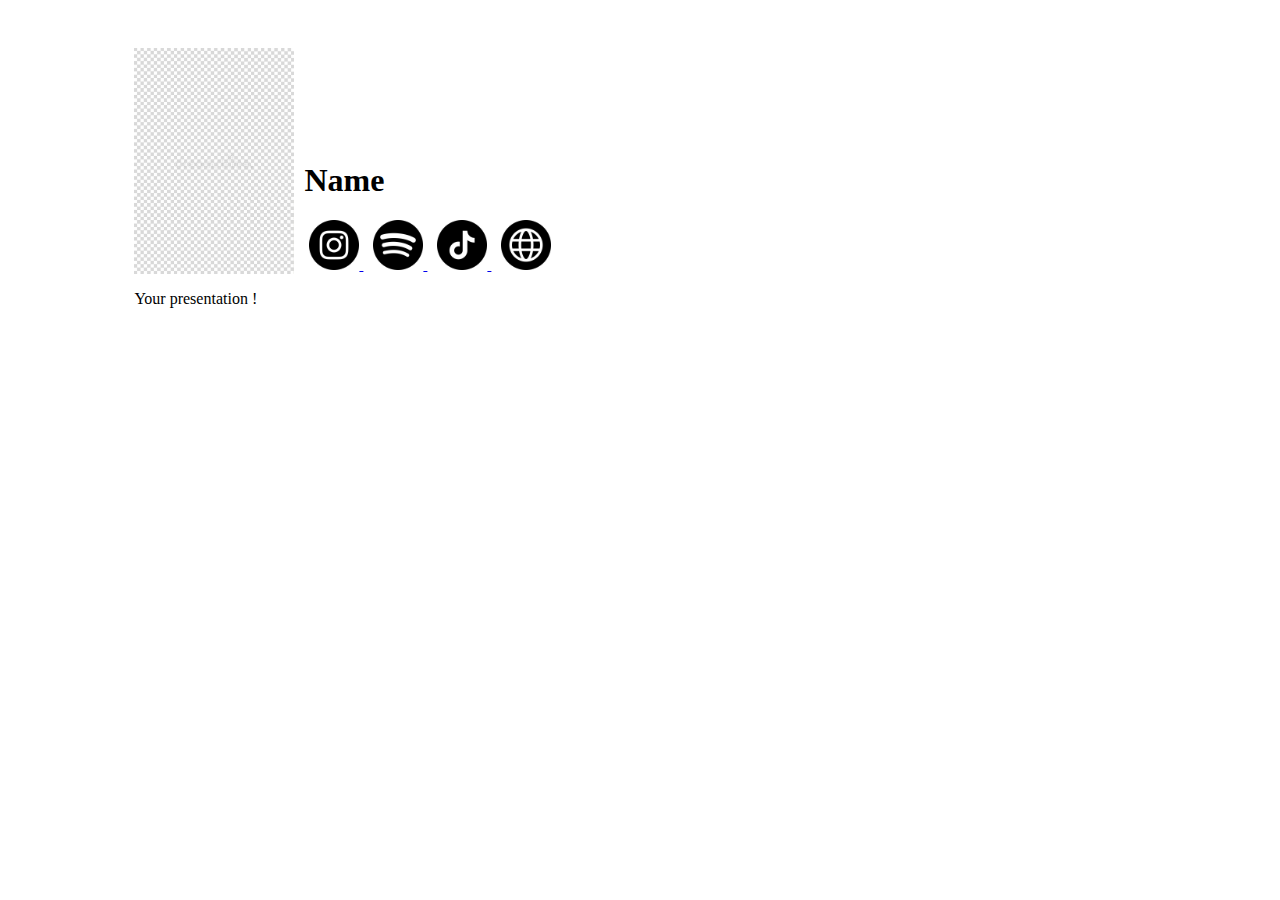
<file: presentationtemplate.html>
<!DOCTYPE html>
<html>
  <head>
    <title>Page Title</title>
    <style>
      .page-container {
          display: block;
          margin: auto;
          width: 80%;
          margin-top: 3em;
      }
      .left-image {
          margin-right: 10px;
          width: 10em;
      }
      .namecontainer {
          display: flex;
          align-items: flex-end;
          margin: auto;
      }
      a:hover img {
          opacity: 0.7;
      }
      .social-icons {
          text-align: center;
      }
      .text-container {
          display: block;
      }
      .social-icons a {
          margin: 0 5px;
      }

      </style>
  </head>
  <body>
  <div class="page-container">
    <div class="namecontainer">
      
      <img class="left-image" src="images/blank.jpg" alt="Image">

      <div class="text-container">
          <h1>Name</h1>
          <div class="social-icons">
            <a href="https://www.google.co.jp/">
                <img src="images/instagram.png" alt="instagram" width="50px">
            </a>
            <a href="https://www.google.co.jp/">
              <img src="images/spotify.png" alt="spotify" width = 50px>
            </a>
            <a href="https://www.google.co.jp/">
              <img src="images/tiktok.png" alt="tiktok" width = 50px>
            </a>
            <a href="https://www.google.co.jp/">
              <img src="images/web.png" alt="web" width = 50px>
            </a>
          </div>
      </div>
    </div>
    <p>Your presentation !</p>
  </div>
  </body>
</html>
</file>
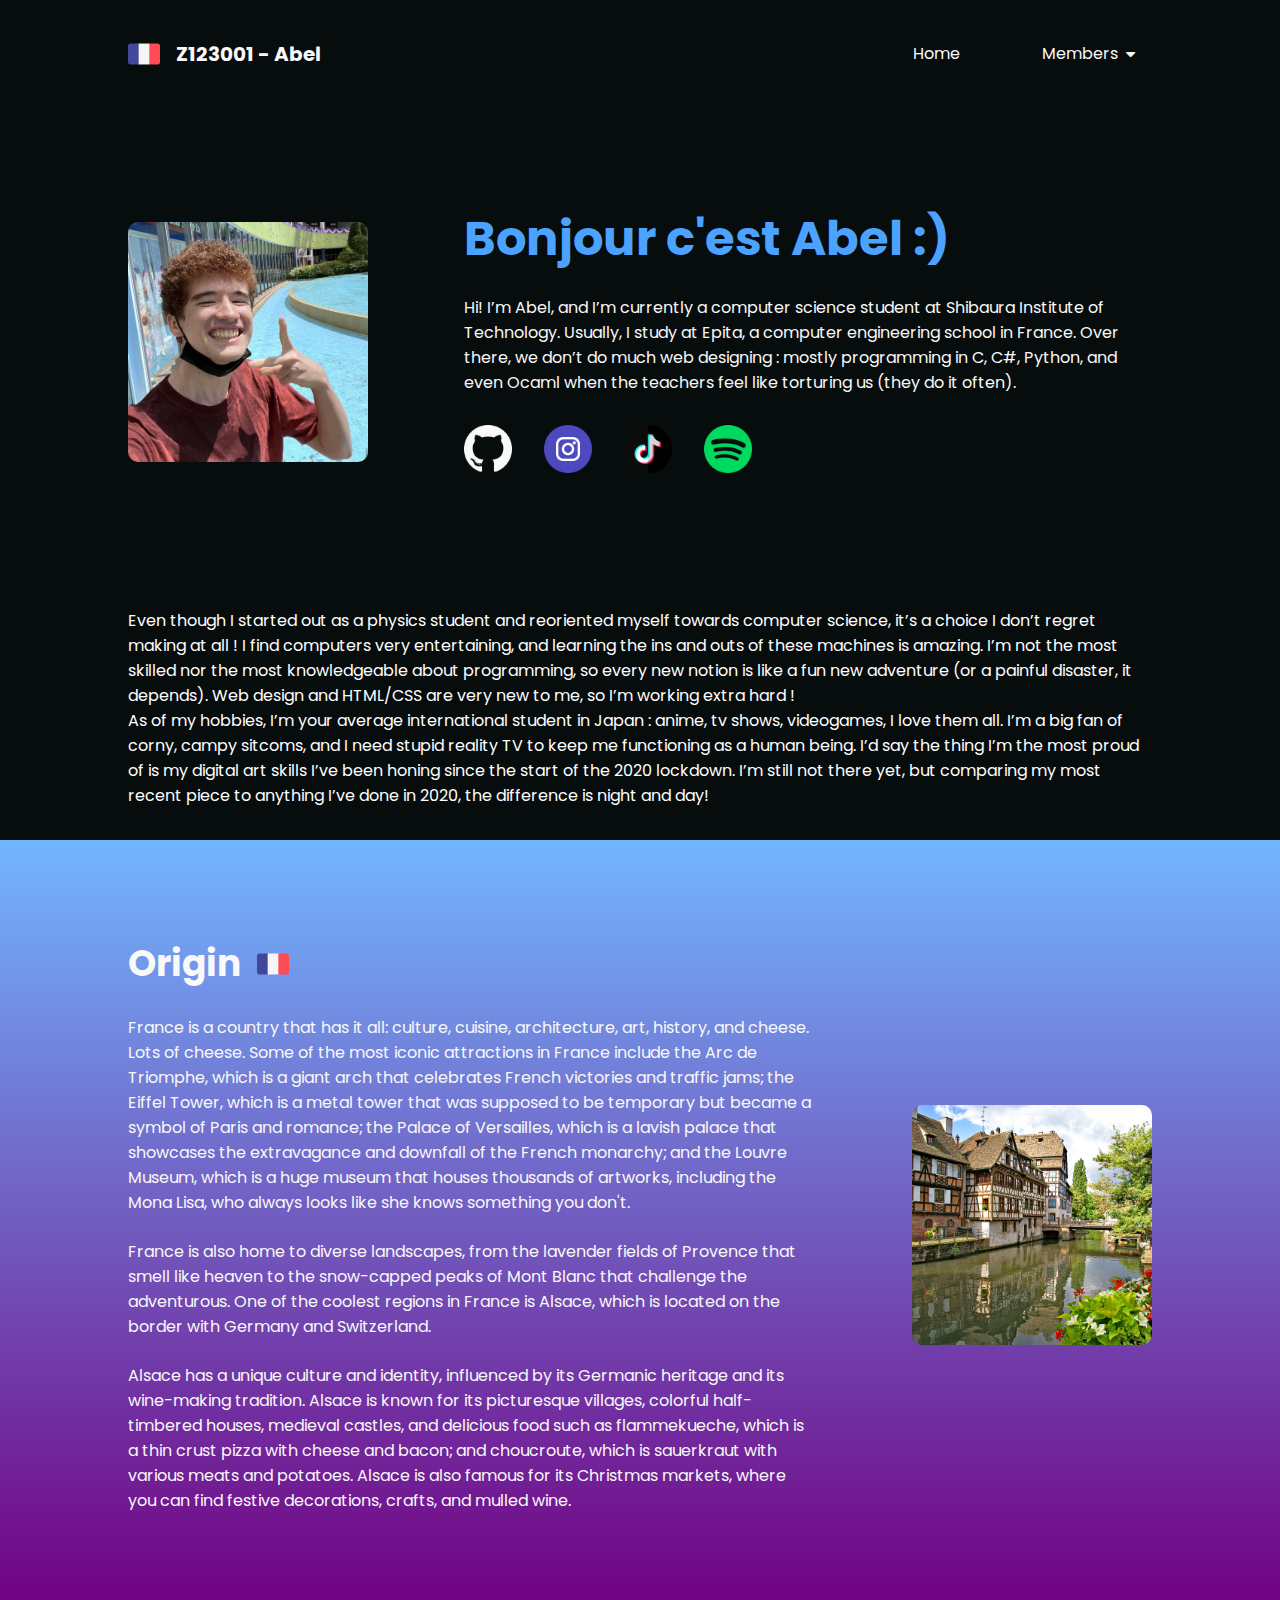
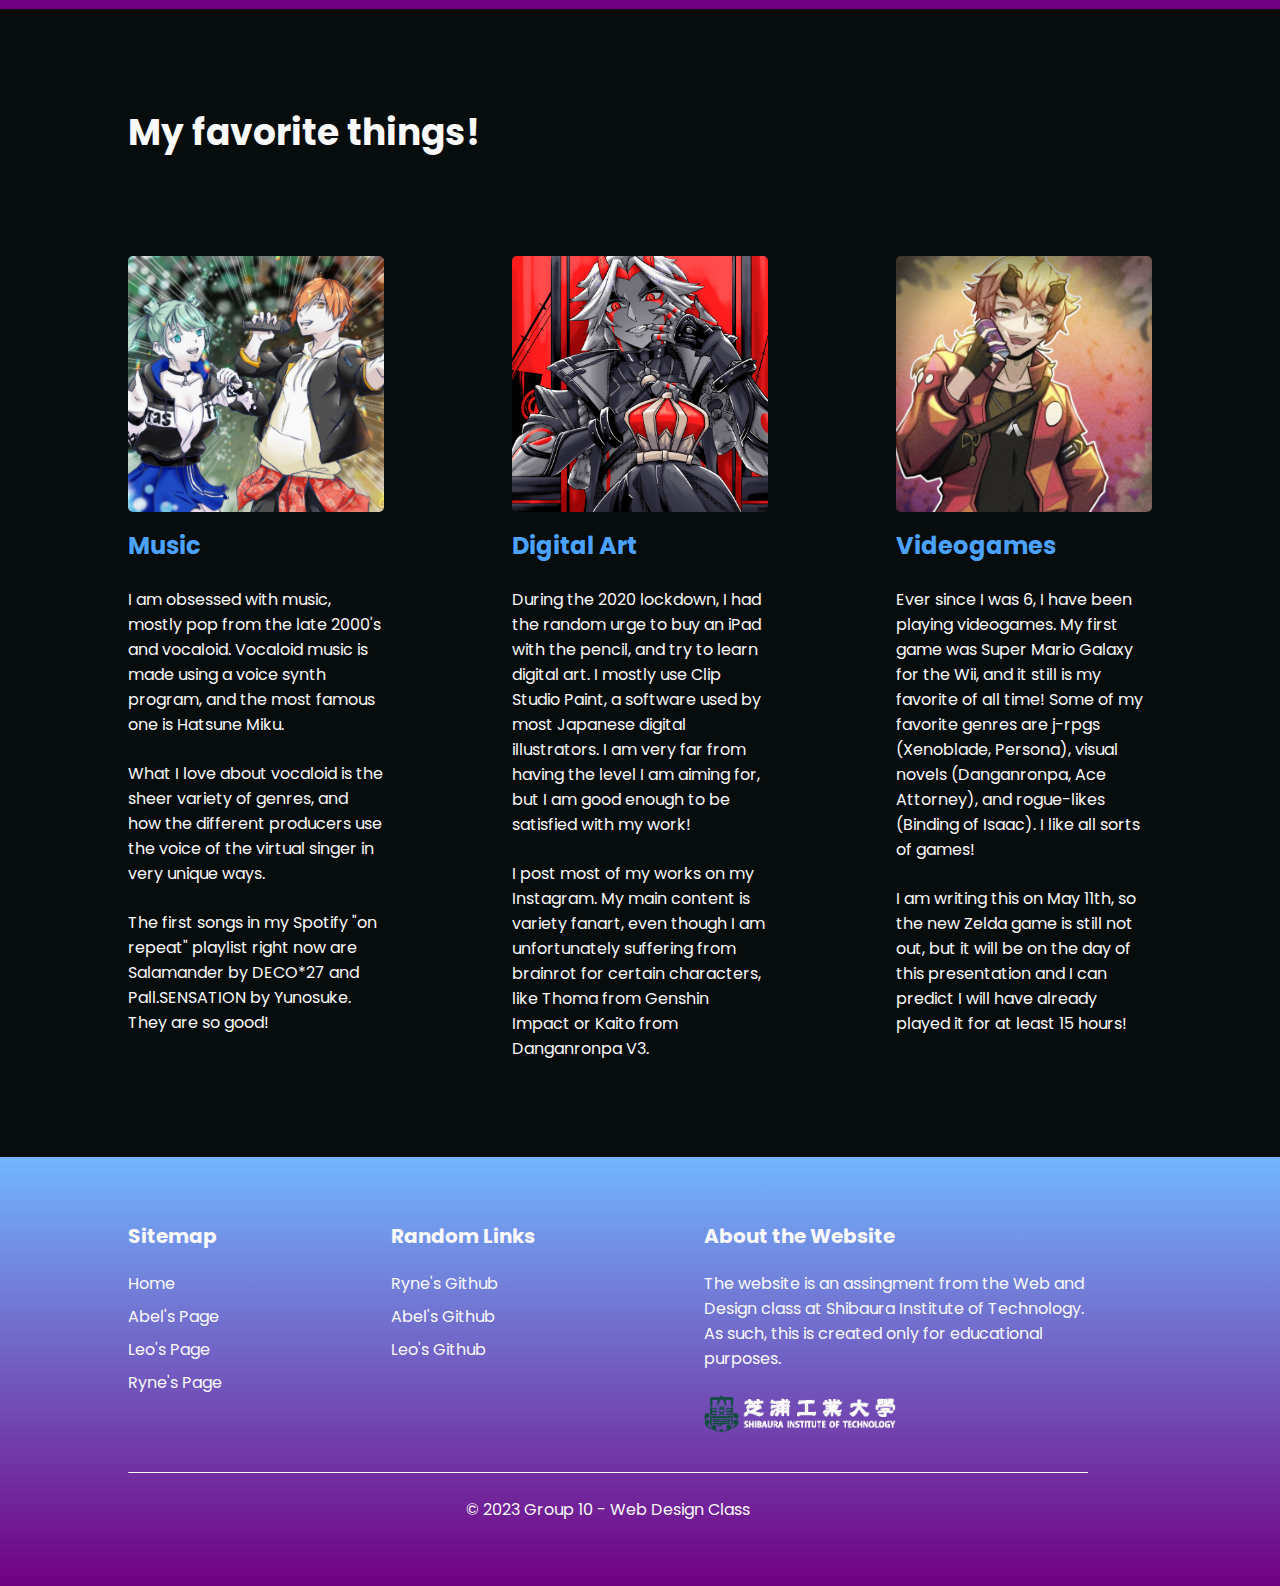
<file: member/abel.html>
<!DOCTYPE html>
<html lang="en">
  <head>
    <meta charset="UTF-8" />
    <meta http-equiv="X-UA-Compatible" content="IE=edge" />
    <meta name="viewport" content="width=device-width, initial-scale=1.0" />
    <link
      rel="stylesheet"
      href="https://cdnjs.cloudflare.com/ajax/libs/font-awesome/4.7.0/css/font-awesome.min.css"
    />
    <title>Abel's page</title>
    <style>
      @import url("../css/members/abel.css");
    </style>
  </head>
  <body>
    <header>
      <div class="header-container container">
        <!-- content in the left top corner -->
        <div class="logo">
          <img
            src="../assets/abel/france.png"
            alt="French Flag"
            class="logo-icon"
          />
          <h4 class="logo-title"><a href="../index.html">Z123001 - Abel</a></h4>
        </div>
        <nav>
          <!-- navbar contents -->
          <input type="checkbox" class="toggle-hamnav" name="" id="" />
          <i class="fa fa-navicon hamnav"></i>
          <i class="fa fa-close close-icon"></i>
          <ul class="nav">
            <li><a class="nav-item" href="../index.html">Home</a></li>
            <li class="nav-member">
              <input type="checkbox" class="toggle-member" name="" id="" />
              <div class="nav-member-item nav-item">
                Members
                <i class="fa fa-caret-down"></i>
              </div>
              <ul class="nav-member-dropdown">
                <li>
                  <a href="./abel.html" class="nav-dropdown-item">Abel</a>
                </li>
                <li><a href="./leo.html" class="nav-dropdown-item">Leo</a></li>
                <li>
                  <a href="./ryne.html" class="nav-dropdown-item">Ryne</a>
                </li>
              </ul>
            </li>
          </ul>
        </nav>
      </div>
    </header>
    <main>
      <section class="profile">
        <!-- first real content of the page -->
        <div class="profile-container container">
          <!--image-->
          <img
            src="../assets/abel/profile.jpg"
            alt="Abel's Image"
            class="section-image"
          />
          <div class="profile-details">
            <h1 class="profile-greetings">Bonjour c'est Abel :)</h1>
            <p class="profile-description">
              <!--regular text-->
              Hi! I’m Abel, and I’m currently a computer science student at
              Shibaura Institute of Technology. Usually, I study at Epita, a
              computer engineering school in France. Over there, we don’t do
              much web designing : mostly programming in C, C#, Python, and even
              Ocaml when the teachers feel like torturing us (they do it often).
            </p>
            <ul class="profile-links">
              <!-- the buttons to my socials you can see on the page -->
              <li>
                <a href="https://github.com/kaitomomotta" target="_blank">
                  <img
                    src="../assets/icon/github.png"
                    class="profile-link-item"
                    alt="link to my github"
                  />
                </a>
              </li>
              <li>
                <a href="https://www.instagram.com/abel.art_/" target="_blank">
                  <img
                    src="../assets/icon/instagram.png"
                    class="profile-link-item"
                    alt="link to my instagram"
                  />
                </a>
              </li>
              <li>
                <a href="https://www.tiktok.com/@abel.art__" target="_blank">
                  <img
                    src="../assets/icon/tik-tok.png"
                    class="profile-link-item"
                    alt="link to my Tiktok"
                  />
                </a>
              </li>
              <li>
                <a
                  href="https://open.spotify.com/user/abroins?si=9629f95dcac943b8"
                  target="_blank"
                >
                  <img
                    src="../assets/icon/spotify.png"
                    class="profile-link-item"
                    alt="link to my spotify"
                  />
                </a>
              </li>
            </ul>
          </div>
        </div>
      </section>
      <section class="profile" style="padding: 2em 10%">
        <p style="color: white">
          Even though I started out as a physics student and reoriented myself
          towards computer science, it’s a choice I don’t regret making at all !
          I find computers very entertaining, and learning the ins and outs of
          these machines is amazing. I’m not the most skilled nor the most
          knowledgeable about programming, so every new notion is like a fun new
          adventure (or a painful disaster, it depends). Web design and HTML/CSS
          are very new to me, so I’m working extra hard !<br />
          As of my hobbies, I’m your average international student in Japan :
          anime, tv shows, videogames, I love them all. I’m a big fan of corny,
          campy sitcoms, and I need stupid reality TV to keep me functioning as
          a human being. I’d say the thing I’m the most proud of is my digital
          art skills I’ve been honing since the start of the 2020 lockdown. I’m
          still not there yet, but comparing my most recent piece to anything
          I’ve done in 2020, the difference is night and day!
        </p>
      </section>
      <section class="origin">
        <div class="origin-container container">
          <div class="origin-details">
            <div class="origin-title-container">
              <h2 class="origin-title">Origin</h2>
              <!--icon-->
              <img
                src="../assets/abel/france.png"
                alt="French Flag"
                class="logo-icon"
              />
            </div>
            <!--regular text-->
            <!-- decription of my country -->
            <p>
              France is a country that has it all: culture, cuisine,
              architecture, art, history, and cheese. Lots of cheese. Some of
              the most iconic attractions in France include the Arc de Triomphe,
              which is a giant arch that celebrates French victories and traffic
              jams; the Eiffel Tower, which is a metal tower that was supposed
              to be temporary but became a symbol of Paris and romance; the
              Palace of Versailles, which is a lavish palace that showcases the
              extravagance and downfall of the French monarchy; and the Louvre
              Museum, which is a huge museum that houses thousands of artworks,
              including the Mona Lisa, who always looks like she knows something
              you don't.
            </p>
            <p>
              France is also home to diverse landscapes, from the lavender
              fields of Provence that smell like heaven to the snow-capped peaks
              of Mont Blanc that challenge the adventurous. One of the coolest
              regions in France is Alsace, which is located on the border with
              Germany and Switzerland.
            </p>
            <p>
              Alsace has a unique culture and identity, influenced by its
              Germanic heritage and its wine-making tradition. Alsace is known
              for its picturesque villages, colorful half-timbered houses,
              medieval castles, and delicious food such as flammekueche, which
              is a thin crust pizza with cheese and bacon; and choucroute, which
              is sauerkraut with various meats and potatoes. Alsace is also
              famous for its Christmas markets, where you can find festive
              decorations, crafts, and mulled wine.
            </p>
          </div>
          <!--image-->
          <img
            src="../assets/abel/strasbourg-1354439_1920.jpg"
            alt="Strasbourg, my city"
            class="section-image"
          />
        </div>
      </section>
      <section class="favorite">
        <div class="favorite-container container">
          <h2 class="favorite-title">My favorite things!</h2>
          <div class="favorite-card-container">
            <div class="favorite-card">
              <!--image-->
              <img
                src="../assets/abel/sekai.PNG"
                alt="Project Sekai fanart by me!!!"
                class="favorite-card-image"
              />
              <!--regular text-->
              <h3>Music</h3>
              <p>
                I am obsessed with music, mostly pop from the late 2000's and
                vocaloid. Vocaloid music is made using a voice synth program,
                and the most famous one is Hatsune Miku.
              </p>
              <p>
                What I love about vocaloid is the sheer variety of genres, and
                how the different producers use the voice of the virtual singer
                in very unique ways.
              </p>
              <p>
                The first songs in my Spotify "on repeat" playlist right now are
                Salamander by DECO*27 and Pall.SENSATION by Yunosuke. They are
                so good!
              </p>
            </div>
            <div class="favorite-card">
              <!--image-->
              <img
                src="../assets/abel/IMG_4196.png"
                alt="Art example"
                class="favorite-card-image"
              />
              <!--regular text-->
              <h3>Digital Art</h3>
              <p>
                During the 2020 lockdown, I had the random urge to buy an iPad
                with the pencil, and try to learn digital art. I mostly use Clip
                Studio Paint, a software used by most Japanese digital
                illustrators. I am very far from having the level I am aiming
                for, but I am good enough to be satisfied with my work!
              </p>
              <p>
                I post most of my works on my Instagram. My main content is
                variety fanart, even though I am unfortunately suffering from
                brainrot for certain characters, like Thoma from Genshin Impact
                or Kaito from Danganronpa V3.
              </p>
            </div>
            <div class="favorite-card">
              <!--image-->
              <img
                src="../assets/abel/thoma.png"
                alt="Thoma fanart"
                class="favorite-card-image"
              />
              <!--regular text-->
              <h3>Videogames</h3>
              <p>
                Ever since I was 6, I have been playing videogames. My first
                game was Super Mario Galaxy for the Wii, and it still is my
                favorite of all time! Some of my favorite genres are j-rpgs
                (Xenoblade, Persona), visual novels (Danganronpa, Ace Attorney),
                and rogue-likes (Binding of Isaac). I like all sorts of games!
              </p>
              <p>
                I am writing this on May 11th, so the new Zelda game is still
                not out, but it will be on the day of this presentation and I
                can predict I will have already played it for at least 15 hours!
              </p>
            </div>
          </div>
        </div>
      </section>
    </main>
    <footer>
      <div class="footer-container container">
        <div class="footer-upper">
          <div class="footer-sitemap">
            <h4 class="footer-title">Sitemap</h4>
            <ul class="footer-list">
              <!-- links at the left of the footer -->
              <li><a href="../index.html">Home</a></li>
              <li><a href="./abel.html">Abel's Page</a></li>
              <li><a href="./leo.html">Leo's Page</a></li>
              <li><a href="./ryne.html">Ryne's Page</a></li>
            </ul>
          </div>
          <div class="footer-randoms">
            <h4 class="footer-title">Random Links</h4>
            <ul class="footer-list">
              <!-- links at the middle of the footer -->
              <li><a href="https://github.com/RyneFerdinand" target="_blank">Ryne's Github</a></li>
              <li>
                <a href="https://github.com/kaitomomotta" target="_blank">Abel's Github</a>
              </li>
              <li><a href="https://github.com/leoishicava" target="_blank">Leo's Github</a></li>
            </ul>
          </div>
          <div class="footer-about">
            <h4 class="footer-title">About the Website</h4>
            <!-- content at the right of the footer -->
            <p>
              The website is an assingment from the Web and Design class at
              Shibaura Institute of Technology. As such, this is created only
              for educational purposes.
            </p>
            <img
              class="uni-logo"
              src="../assets/sit-logo.png"
              alt="Shibaura Institute of Technology Logo"
            />
          </div>
        </div>
        <hr />
        <p class="footer-copyright">© 2023 Group 10 - Web Design Class</p>
      </div>
    </footer>
  </body>
</html>
</file>
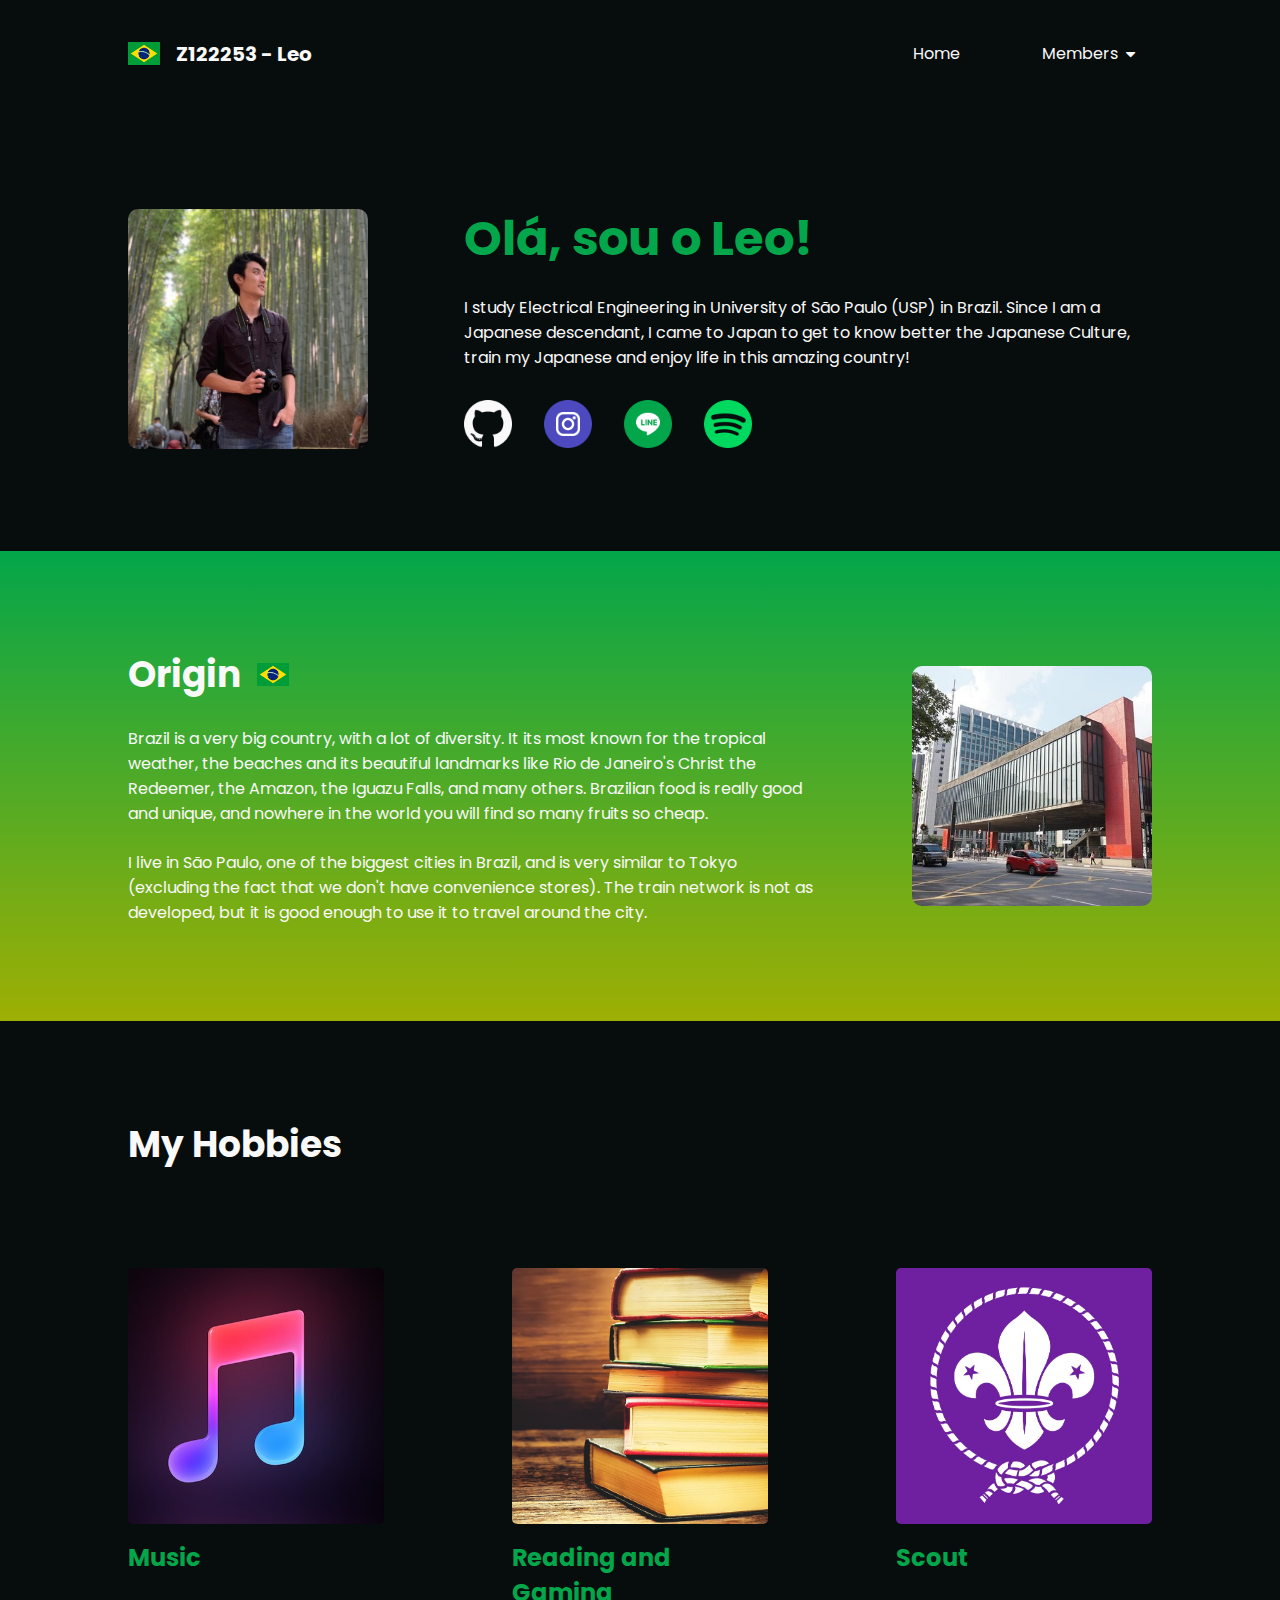
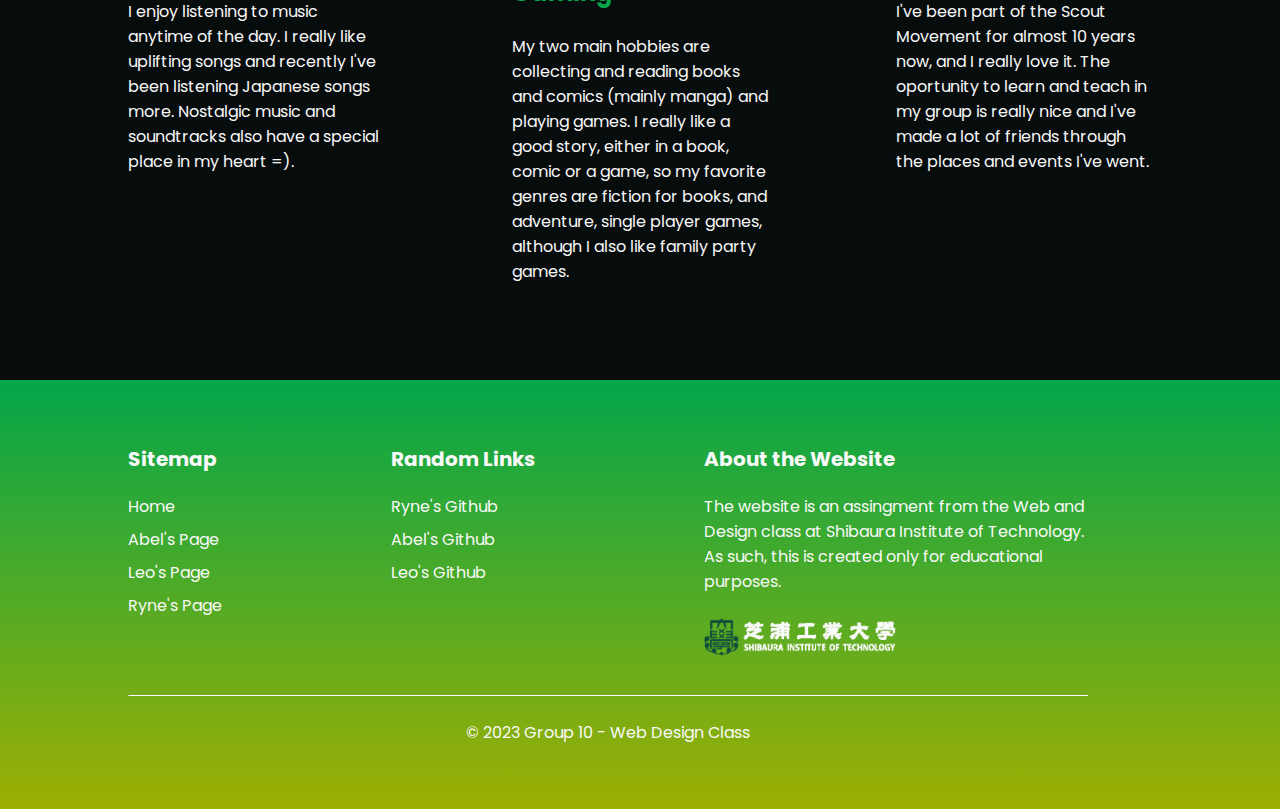
<file: member/leo.html>
<!DOCTYPE html>
<html lang="en">
  <head>
    <meta charset="UTF-8" />
    <meta http-equiv="X-UA-Compatible" content="IE=edge" />
    <meta name="viewport" content="width=device-width, initial-scale=1.0" />
    <link
      rel="stylesheet"
      href="https://cdnjs.cloudflare.com/ajax/libs/font-awesome/4.7.0/css/font-awesome.min.css"
    />
    <title>Leo's Page</title>
    <style>
      @import url("../css/members/leo.css");  
    </style>
  </head>
  <body>

    <!--header of the site for each members logo and name-->
    <header>
      <div class="header-container container">
        <div class="logo">
          <img
            src="../assets/leo/Brazil_Flag.png"
            alt="Brazilian Flag"
            class="logo-icon"
          />
          <h4 class="logo-title"><a href="../index.html">Z122253 - Leo</a></h4>
        </div>

        <!--navigation section with the responsive section-->
        <nav>

          <!-- checkbox to toggle the navbar on responsive -->
          <input type="checkbox" class="toggle-hamnav" name="" id="" />

          <!-- Icons for responsive navbar -->
          <i class="fa fa-navicon hamnav"></i>
          <i class="fa fa-close close-icon"></i>

          <!--navigation bar items-->
          <ul class="nav">
            <li><a class="nav-item" href="../index.html">Home</a></li>
            <li class="nav-member">

              <!--checkbox for members dropdown-->
              <input type="checkbox" class="toggle-member" name="" id="" />
              <div class="nav-member-item nav-item">
                Members
                <i class="fa fa-caret-down"></i>
              </div>
              <ul class="nav-member-dropdown">
                <li>
                  <a href="./abel.html" class="nav-dropdown-item">Abel</a>
                </li>
                <li><a href="./leo.html" class="nav-dropdown-item">Leo</a></li>
                <li>
                  <a href="./ryne.html" class="nav-dropdown-item">Ryne</a>
                </li>
              </ul>
            </li>
          </ul>
        </nav>
      </div>
    </header>
    <main>

      <!--profile for each member-->
      <section class="profile">
        <div class="profile-container container">
          <img
            src="../assets/leo/profile.jpeg"
            alt="Ryne's Image"
            class="section-image"
          />
          <div class="profile-details">
            <h1 class="profile-greetings">Olá, sou o Leo!</h1>
            <p class="profile-description">
              I study Electrical Engineering in University of São Paulo (USP) in Brazil.
               Since I am a Japanese descendant, I came to Japan to get to know better 
               the Japanese Culture, train my Japanese and enjoy life in this amazing country!
            </p>

            <!--links for personal social media and platforms-->
            <ul class="profile-links">
              <li>
                <a href="https://github.com/leoishicava" target="_blank">
                  <img
                    src="../assets/icon/github.png"
                    class="profile-link-item"
                    alt=""
                  />
                </a>
              </li>
              <li>
                <a href="https://www.instagram.com/leoishicava" target="_blank">
                  <img
                    src="../assets/icon/instagram.png"
                    class="profile-link-item"
                    alt=""
                  />
                </a>
              </li>
              <li>
                <a href="https://line.me/ti/p/Vq7fMFS6Sg" target="_blank">
                  <img
                    src="../assets/icon/line.png"
                    class="profile-link-item"
                    alt=""
                  />
                </a>
              </li>
              <li>
                <a
                  href="https://open.spotify.com/user/leoishicava?si=2kaOTZx-RumOolivTXwyWA"
                  target="_blank"
                >
                  <img
                    src="../assets/icon/spotify.png"
                    class="profile-link-item"
                    alt=""
                  />
                </a>
              </li>
            </ul>
          </div>
        </div>
      </section>

      <!--origin section with each members country details-->
      <section class="origin">
        <div class="origin-container container">
          <div class="origin-details">
            <div class="origin-title-container">
              <h2 class="origin-title">Origin</h2>
              <img
                src="../assets/leo/Brazil_Flag.png"
                alt="Brazilian Flag"
                class="logo-icon"
              />
            </div>
            <p>
              Brazil is a very big country, with a lot of diversity. It its most known for the tropical weather, the beaches and
               its beautiful landmarks like Rio de Janeiro's Christ the Redeemer, the Amazon, the Iguazu Falls, and many others.
               Brazilian food is really good and unique, and nowhere in the world you will find so many fruits so cheap.
               
            </p>
            <p>
              I live in São Paulo, one of the biggest cities in Brazil, and is very similar to Tokyo 
              (excluding the fact that we don't have convenience stores). The train network is not as developed,
              but it is good enough to use it to travel around the city. 
              
            </p>
          </div>
          <img
            src="../assets/leo/Masp.jpg"
            alt="Cristo Redentor"
            class="section-image"
          />
        </div>
      </section>

      <!--personal hobbies section-->
      <section class="favorite">
        <div class="favorite-container container">
          <h2 class="favorite-title">My Hobbies</h2>
          <div class="favorite-card-container">
            <div class="favorite-card">
              <img
                src="../assets/leo/music.jpg"
                alt="Music cover"
                class="favorite-card-image"
              />
              <h3>Music</h3>
              <p>
                I enjoy listening to music anytime of the day. I really like uplifting songs 
                and recently I've been listening Japanese songs more. Nostalgic music and soundtracks
                also have a special place in my heart =).
              </p>
            </div>
            <div class="favorite-card">
              <img
                src="../assets/leo/reading.jpg"
                alt="Music cover"
                class="favorite-card-image"
              />
              <h3>Reading and Gaming</h3>
              <p>
                My two main hobbies are collecting and reading books and comics (mainly manga) and playing games.
                I really like a good story, either in a book, comic or a game, so my favorite genres are fiction for books,
                and adventure, single player games, although I also like family party games.
              </p>
            </div>
            <div class="favorite-card">
              <img
                src="../assets/leo/World_Organization_of_the_Scout_Movement_flag.svg.jpg"
                alt="Music cover"
                class="favorite-card-image"
              />
              <h3>Scout</h3>
              <p>
                I've been part of the Scout Movement for almost 10 years now, and I really love it.
                The oportunity to learn and teach in my group is really nice and I've made a lot of friends
                through the places and events I've went. 
              
              </p>
            </div>
          </div>
        </div>
      </section>
    </main>

    <!--footer-->
    <footer>
      <div class="footer-container container">
        <div class="footer-upper">

          <!--sitemap with links to other pages-->
          <div class="footer-sitemap">
            <h4 class="footer-title">Sitemap</h4>
            <ul class="footer-list">
              <li><a href="../index.html">Home</a></li>
              <li><a href="./abel.html">Abel's Page</a></li>
              <li><a href="./leo.html">Leo's Page</a></li>
              <li><a href="./ryne.html">Ryne's Page</a></li>
            </ul>
          </div>

          <!--random links section-->
          <div class="footer-randoms">
            <h4 class="footer-title">Random Links</h4>
            <ul class="footer-list">
              <li><a href="https://github.com/RyneFerdinand" target="_blank">Ryne's Github</a></li>
              <li><a href="https://github.com/kaitomomotta" target="_blank">Abel's Github</a></li>
              <li><a href="https://github.com/leoishicava" target="_blank">Leo's Github</a></li>
            </ul>
          </div>

          <!--about section-->
          <div class="footer-about">
            <h4 class="footer-title">About the Website</h4>
            <p>
              The website is an assingment from the Web and Design class at
              Shibaura Institute of Technology. As such, this is created only
              for educational purposes.
            </p>
            <img
              class="uni-logo"
              src="../assets/sit-logo.png"
              alt="Shibaura Institute of Technology Logo"
            />
          </div>
        </div>
        <hr />

        <!--copiright-->
        <p class="footer-copyright">© 2023 Group 10 - Web Design Class</p>
      </div>
    </footer>
  </body>
</html>
</file>
